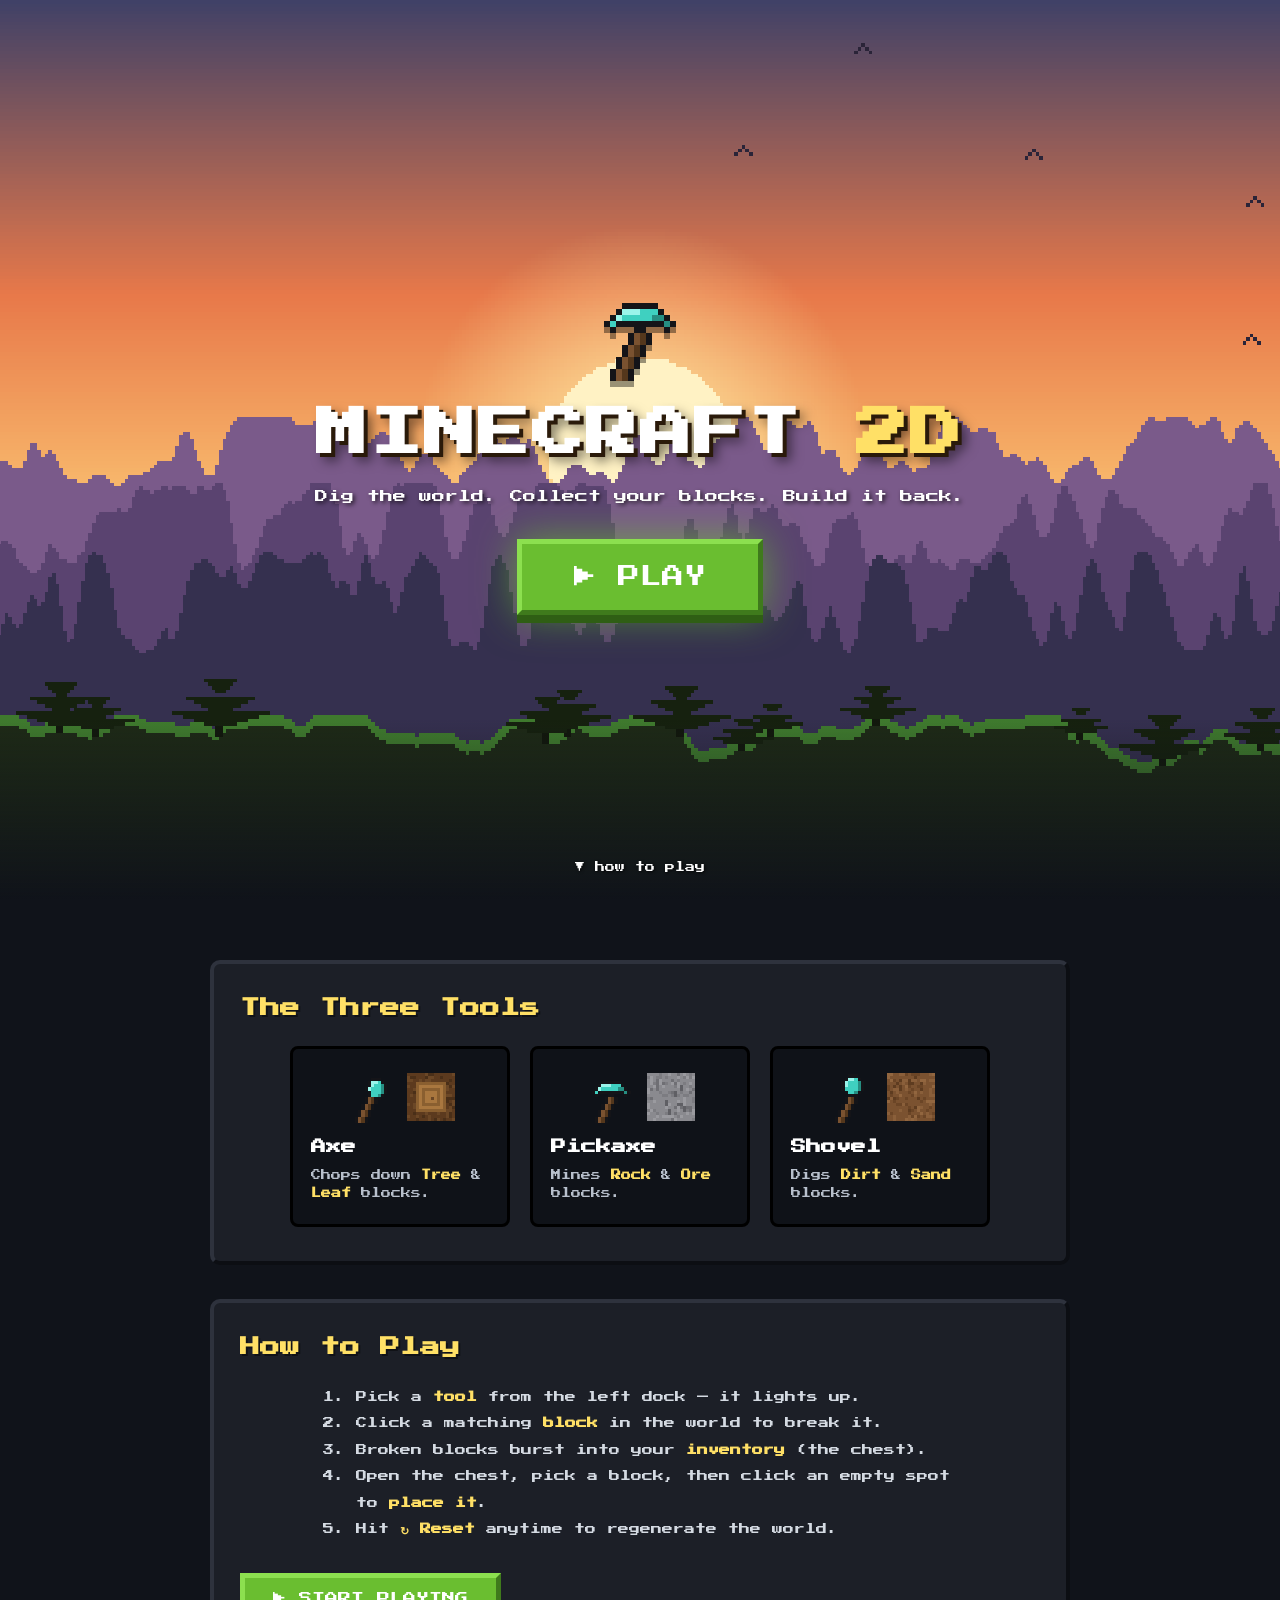
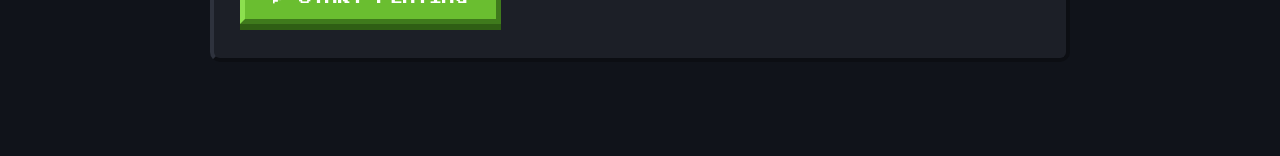
<file: index.html>
<!DOCTYPE html>
<html lang="en">
<head>
  <meta charset="UTF-8">
  <meta name="viewport" content="width=device-width, initial-scale=1.0">
  <title>Minecraft 2D</title>
  <link rel="stylesheet" href="style.css">
</head>
<body class="landing-body">

  <!-- HERO / TITLE SCREEN -->
 <header class="hero" id="hero">
    <div class="hero-parallax" id="heroBg"></div>
    <div class="hero-fade"></div>

    <div class="hero-content">
      <img src="assets/textures/tool-pickaxe.png" alt="" class="hero-icon">
      <h1 class="logo">MINECRAFT <span>2D</span></h1>
      <p class="tagline">Dig the world. Collect your blocks. Build it back.</p>
      <a href="game.html" class="play-btn">▶ PLAY</a>
    </div>

    <div class="scroll-hint">▼ how to play</div>
  </header>

  <!-- TUTORIAL -->
  <main class="tutorial">

    <section class="guide">
      <h2>The Three Tools</h2>
      <div class="cards">
        <div class="card">
          <div class="card-icons">
            <img src="assets/textures/tool-axe.png" alt="Axe">
            <div class="tile tile-tree"></div>
          </div>
          <h3>Axe</h3>
          <p>Chops down <strong>Tree</strong> &amp; <strong>Leaf</strong> blocks.</p>
        </div>

        <div class="card">
          <div class="card-icons">
            <img src="assets/textures/tool-pickaxe.png" alt="Pickaxe">
            <div class="tile tile-rock"></div>
          </div>
          <h3>Pickaxe</h3>
          <p>Mines <strong>Rock</strong> &amp; <strong>Ore</strong> blocks.</p>
        </div>

        <div class="card">
          <div class="card-icons">
            <img src="assets/textures/tool-shovel.png" alt="Shovel">
            <div class="tile tile-dirt"></div>
          </div>
          <h3>Shovel</h3>
          <p>Digs <strong>Dirt</strong> &amp; <strong>Sand</strong> blocks.</p>
        </div>
      </div>
    </section>

    <section class="guide">
      <h2>How to Play</h2>
      <ol class="steps">
        <li>Pick a <strong>tool</strong> from the left dock — it lights up.</li>
        <li>Click a matching <strong>block</strong> in the world to break it.</li>
        <li>Broken blocks burst into your <strong>inventory</strong> (the chest).</li>
        <li>Open the chest, pick a block, then click an empty spot to <strong>place it</strong>.</li>
        <li>Hit <strong>↻ Reset</strong> anytime to regenerate the world.</li>
      </ol>
      <a href="game.html" class="play-btn small">▶ START PLAYING</a>
    </section>

  </main>
    <script>
    const bg = document.getElementById('heroBg');
    const hero = document.getElementById('hero');
    hero.addEventListener('mousemove', (e) => {
      const x = (e.clientX / window.innerWidth - 0.5) * 30;   // max 30px drift
      const y = (e.clientY / window.innerHeight - 0.5) * 20;
      bg.style.transform = `translate(${x}px, ${y}px) scale(1.06)`;
    });
    hero.addEventListener('mouseleave', () => {
      bg.style.transform = 'translate(0,0) scale(1.06)';
    });
  </script>
</body>
</html>
</file>
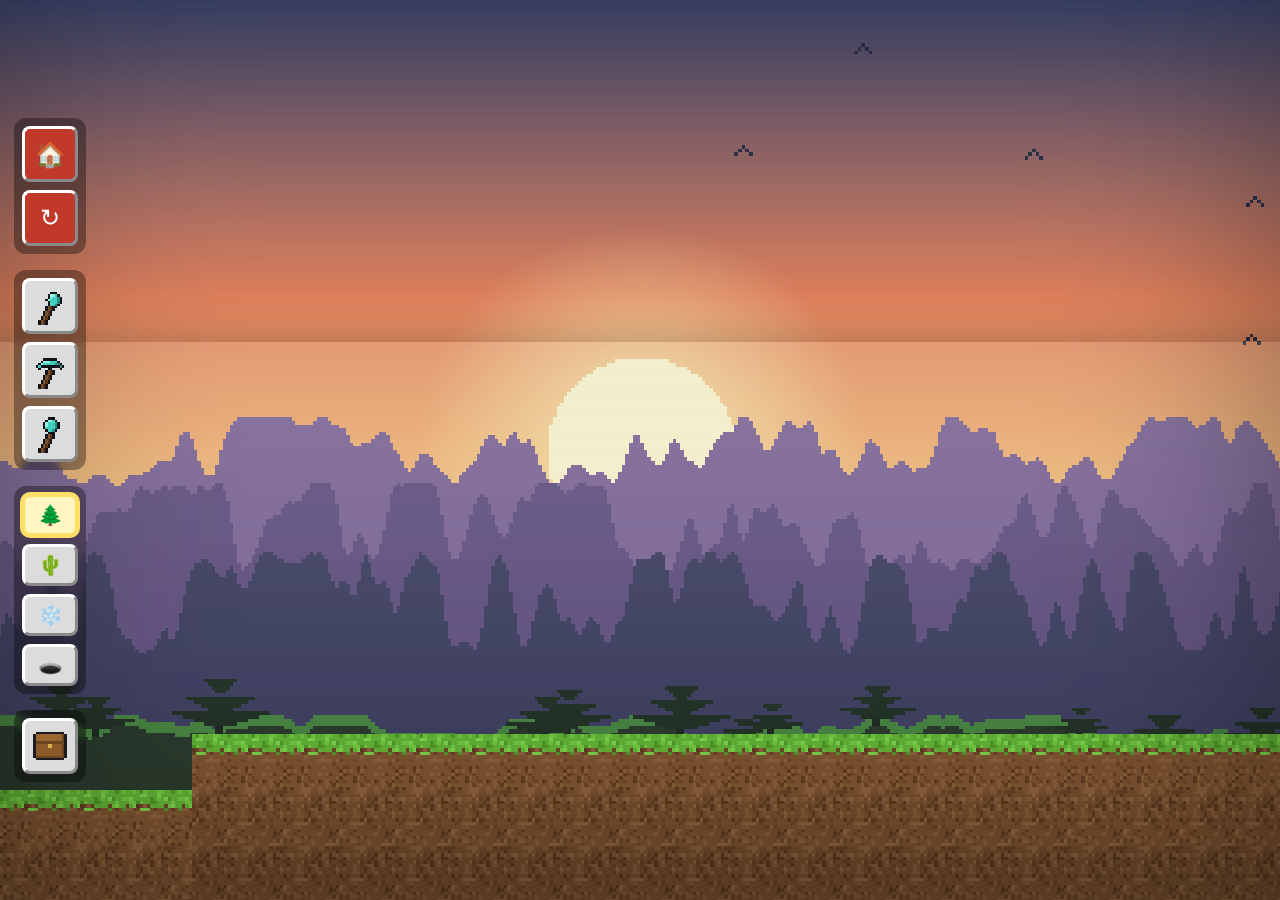
<file: game.html>
<!DOCTYPE html>
<html lang="en">
<head>
  <meta charset="UTF-8">
  <meta name="viewport" content="width=device-width, initial-scale=1.0">
  <title>Minecraft 2D</title>
  <link rel="stylesheet" href="style.css">
</head>
<body class="game-body">

  <div id="game-screen">

    <!-- LEFT DOCK: controls float over the world -->
    <aside id="dock">
      <div class="dock-group">
        <a href="index.html" class="dock-btn system" title="Home">🏠</a>
        <button id="reset-btn" class="dock-btn system" title="Reset World">↻</button>
      </div>

      <div class="dock-group">
        <div class="tool dock-btn" data-tool="axe" title="Axe — chops trees">
          <img src="assets/textures/tool-axe.png" alt="Axe">
        </div>
        <div class="tool dock-btn" data-tool="pickaxe" title="Pickaxe — mines rock & ore">
          <img src="assets/textures/tool-pickaxe.png" alt="Pickaxe">
        </div>
        <div class="tool dock-btn" data-tool="shovel" title="Shovel — digs dirt & sand">
          <img src="assets/textures/tool-shovel.png" alt="Shovel">
        </div>
      </div>

      <!-- ▼▼▼ NEW: biome switcher ▼▼▼ -->
      <div class="dock-group">
        <button class="biome-btn selected" data-biome="forest" title="Forest">🌲</button>
        <button class="biome-btn" data-biome="desert" title="Desert">🌵</button>
        <button class="biome-btn" data-biome="snow" title="Snow">❄️</button>
        <button class="biome-btn" data-biome="cave" title="Cave">🕳️</button>
      </div>
      <!-- ▲▲▲ NEW ▲▲▲ -->

      <div class="dock-group">
        <div id="inv-toggle" class="dock-btn" title="Inventory">
          <img src="assets/textures/tool-chest.png" alt="Inventory">
        </div>
      </div>
    </aside>

    <!-- WORLD: fills the screen -->
    <main id="world-wrap">
      <div id="game-bg"></div>
      <div id="world"></div>
    </main>

    <!-- INVENTORY PANEL: toggled by the chest -->
    <div id="inventory" class="hidden">
      <h3>Inventory</h3>
      <div id="inventory-items"></div>
    </div>

  </div>

  <script src="script.js"></script>
</body>
</html>
</file>
<file: style.css>
@import url('https://fonts.googleapis.com/css2?family=Press+Start+2P&display=swap');

:root {
  --tile-size: 56px;
  --world-cols: 20;
  --panel: #3a3a3a;
  --panel-dark: #1e1e1e;
  --panel-light: #5a5a5a;
}

* { box-sizing: border-box; margin: 0; padding: 0; }

html, body { height: 100%; overflow: hidden; }

.game-body { font-family: 'Press Start 2P', monospace; color: #fff; }

#game-screen { position: relative; width: 100vw; height: 100vh; }

/* ---------- SKY / WORLD REGION ---------- */
#world-wrap {
  position: absolute;
  inset: 0;
  background: linear-gradient(#5aa9f0 0%, #7ec0ff 45%, #a9d6ff 100%);
  overflow: auto;
  display: flex;
  align-items: flex-start;
  justify-content: center;
  pointer-events: auto;
}

#world-wrap::after {
  content: '';
  position: fixed;
  inset: 0;
  pointer-events: none;
  box-shadow: inset 0 0 220px rgba(0,0,0,0.38);
  z-index: 40;
}

/* ---------- PARALLAX BACKGROUND ---------- */
#game-bg {
  position: fixed;
  inset: -40px;
  background: url('assets/textures/landing-bg.png') center/cover no-repeat;
  image-rendering: pixelated;
  z-index: 0;
  opacity: 0.9;
  pointer-events: none;
  transition: transform 0.3s ease-out;
}

/* ---------- TILE GRID ---------- */
#world {
  display: grid;
  grid-template-columns: repeat(var(--world-cols), var(--tile-size));
  margin-top: 38vh;
  box-shadow: 0 -4px 30px rgba(0,0,0,0.2);
  position: relative;
  z-index: 1;
}

#world::before {
  content: '';
  position: absolute;
  inset: 0;
  background: linear-gradient(rgba(255,255,240,0.12), transparent 40%);
  pointer-events: none;
  z-index: 5;
}

/* ---------- TILES ---------- */
.tile {
  width: var(--tile-size);
  height: var(--tile-size);
  background-size: 100% 100%;
  image-rendering: -moz-crisp-edges;
  image-rendering: -webkit-crisp-edges;
  image-rendering: pixelated;
  image-rendering: crisp-edges;
  cursor: pointer;
  position: relative;
  transition: filter 0.08s;
}

.tile:hover { filter: brightness(1.18); z-index: 2; }

.tile-grass  { background-image: url('assets/textures/grass.png'); }
.tile-dirt   { background-image: url('assets/textures/dirt.png'); }
.tile-rock   { background-image: url('assets/textures/stone.png'); }
.tile-tree   { background-image: url('assets/textures/wood.png'); }
.tile-leaves { background-image: url('assets/textures/leaves.png'); }
.tile-sand   { background-image: url('assets/textures/sand.png'); }
.tile-water  { background-image: url('assets/textures/water.png'); }
.tile-ore    { background-image: url('assets/textures/ore.png'); }
.tile-sky    { background: transparent; }
.tile-cave   { background-image: url('assets/textures/empty.png'); }
.tile-snow   { background-image: url('assets/textures/snow.png'); }
.tile-ice    { background-image: url('assets/textures/ice.png'); }
.tile-cactus { background-image: url('assets/textures/cactus.png'); }

/* depth-lighting overlay */
.tile::after {
  content: '';
  position: absolute;
  inset: 0;
  background: #000;
  opacity: var(--shade, 0);
  pointer-events: none;
  transition: opacity 0.2s;
}

/* mining crack overlay */
.tile.mining::before {
  content: '';
  position: absolute;
  inset: 0;
  background-size: 100% 100%;
  image-rendering: pixelated;
  pointer-events: none;
  z-index: 3;
}
.tile.crack-1::before { background-image: url('assets/textures/crack1.png'); }
.tile.crack-2::before { background-image: url('assets/textures/crack2.png'); }
.tile.crack-3::before { background-image: url('assets/textures/crack3.png'); }
.tile.crack-4::before { background-image: url('assets/textures/crack4.png'); }

/* ---------- FLOATING DOCK ---------- */
#dock {
  position: fixed;
  left: 14px;
  top: 50%;
  transform: translateY(-50%);
  z-index: 100;
  display: flex;
  flex-direction: column;
  gap: 16px;
}

.dock-group {
  display: flex;
  flex-direction: column;
  gap: 8px;
  background: rgba(0,0,0,0.35);
  padding: 8px;
  border-radius: 12px;
  backdrop-filter: blur(4px);
}

.dock-btn {
  width: 56px;
  height: 56px;
  display: flex;
  align-items: center;
  justify-content: center;
  background: #dcdcdc;
  border-top: 3px solid #ffffff;
  border-left: 3px solid #ffffff;
  border-right: 3px solid #8a8a8a;
  border-bottom: 3px solid #8a8a8a;
  border-radius: 8px;
  cursor: pointer;
  transition: transform 0.08s, box-shadow 0.08s;
  text-decoration: none;
  font-size: 22px;
}

.dock-btn img { width: 38px; height: 38px; image-rendering: pixelated; }
.dock-btn:hover { transform: translateY(-2px); box-shadow: 0 4px 12px rgba(0,0,0,0.35); }
.dock-btn:active { transform: translateY(1px); }

.dock-btn.system { background: #c0392b; color: #fff; font-size: 24px; }
.dock-btn.system:hover { background: #e74c3c; }

.tool.selected {
  background: #fff6c2;
  border-color: #ffe066;
  box-shadow: 0 0 0 3px #ffe066, 0 0 18px #ffe066;
}

/* ---------- BIOME BUTTONS ---------- */
.biome-btn {
  width: 56px; height: 42px;
  font-size: 20px;
  background: #dcdcdc;
  border-top: 3px solid #fff;
  border-left: 3px solid #fff;
  border-right: 3px solid #8a8a8a;
  border-bottom: 3px solid #8a8a8a;
  border-radius: 8px;
  cursor: pointer;
  transition: transform 0.08s;
}
.biome-btn:hover { transform: translateY(-2px); }
.biome-btn.selected { background: #fff6c2; border-color: #ffe066; box-shadow: 0 0 0 2px #ffe066; }

/* ---------- INVENTORY PANEL ---------- */
#inventory {
  position: fixed;
  left: 90px;
  bottom: 20px;
  z-index: 60;
  background: var(--panel);
  border-top: 4px solid var(--panel-light);
  border-left: 4px solid var(--panel-light);
  border-right: 4px solid var(--panel-dark);
  border-bottom: 4px solid var(--panel-dark);
  border-radius: 8px;
  padding: 16px;
  max-width: 420px;
  transition: opacity 0.2s, transform 0.2s;
}

#inventory.hidden {
  opacity: 0;
  transform: translateY(20px);
  pointer-events: none;
}

#inventory h3 { font-size: 12px; margin-bottom: 14px; }

#inventory-items {
  display: flex;
  flex-wrap: wrap;
  gap: 8px;
  min-height: 48px;
}

.inv-slot {
  position: relative;
  cursor: pointer;
  background: var(--panel-dark);
  border-top: 3px solid #0d0d0d;
  border-left: 3px solid #0d0d0d;
  border-right: 3px solid var(--panel-light);
  border-bottom: 3px solid var(--panel-light);
  padding: 3px;
}

.inv-slot .tile { width: 40px; height: 40px; cursor: pointer; }
.inv-slot.selected { box-shadow: 0 0 0 2px #ffe066, 0 0 12px #ffe066; }

.inv-badge {
  position: absolute;
  bottom: -2px; right: -2px;
  background: #000; color: #fff;
  font-size: 9px;
  min-width: 16px; height: 16px; line-height: 16px;
  text-align: center; padding: 0 3px;
}

/* ---------- ANIMATIONS ---------- */
@keyframes shake {
  0%,100% { transform: translateX(0); }
  25% { transform: translateX(-4px); }
  75% { transform: translateX(4px); }
}
.shake { animation: shake 0.3s; }

.particle {
  position: fixed;
  width: 6px;
  height: 6px;
  pointer-events: none;
  z-index: 100;
  image-rendering: pixelated;
  animation: particle-fly 0.6s ease-out forwards;
}
@keyframes particle-fly {
  0%   { transform: translate(0, 0) scale(1); opacity: 1; }
  100% { transform: translate(var(--dx), var(--dy)) scale(0.3); opacity: 0; }
}

@keyframes break-pop {
  0%   { transform: scale(1); filter: brightness(2); }
  100% { transform: scale(0.6); opacity: 0; }
}
.breaking { animation: break-pop 0.09s ease-out forwards; z-index: 3; }

@keyframes screen-shake {
  0%,100% { transform: translate(0,0); }
  25% { transform: translate(-3px, 2px); }
  50% { transform: translate(3px, -2px); }
  75% { transform: translate(-2px, -3px); }
}
.shaking { animation: screen-shake 0.2s; }

/* ==================================================================
   LANDING PAGE  (scoped to .landing-body so it can't touch the game)
   ================================================================== */
.landing-body {
  height: auto;
  overflow-y: auto;
  background: #10131a;
  color: #fff;
  font-family: 'Press Start 2P', monospace;
}

.landing-body .hero {
  position: relative;
  height: 100vh;
  min-height: 600px;
  display: flex;
  flex-direction: column;
  align-items: center;
  justify-content: center;
  text-align: center;
  overflow: hidden;
}

.landing-body .hero-parallax {
  position: absolute;
  inset: -40px;
  background: url('assets/textures/landing-bg.png') center/cover no-repeat;
  image-rendering: pixelated;
  transition: transform 0.2s ease-out;
  will-change: transform;
}

.landing-body .hero-fade {
  position: absolute;
  left: 0; right: 0; bottom: 0;
  height: 180px;
  background: linear-gradient(transparent, #10131a);
  z-index: 2;
}

.landing-body .hero-content {
  position: relative;
  z-index: 3;
  animation: rise 1s ease-out;
}

@keyframes rise {
  from { opacity: 0; transform: translateY(40px); }
  to   { opacity: 1; transform: translateY(0); }
}

.landing-body .hero-icon {
  width: 96px; height: 96px;
  image-rendering: pixelated;
  margin-bottom: 20px;
  filter: drop-shadow(0 6px 0 rgba(0,0,0,0.4));
  animation: bob 2.6s ease-in-out infinite;
}

@keyframes bob {
  0%,100% { transform: translateY(0) rotate(-6deg); }
  50%     { transform: translateY(-14px) rotate(6deg); }
}

.landing-body .logo {
  font-size: 52px;
  line-height: 1.3;
  color: #fff;
  text-shadow: 4px 4px 0 #2a1a0a, 8px 8px 12px rgba(0,0,0,0.5);
  letter-spacing: 2px;
}
.landing-body .logo span { color: #ffe066; }

.landing-body .tagline {
  font-size: 13px;
  margin: 22px 0 36px;
  color: #fff;
  text-shadow: 2px 2px 4px rgba(0,0,0,0.7);
}

.landing-body .play-btn {
  display: inline-block;
  background: #6abe30;
  color: #fff;
  text-decoration: none;
  font-family: 'Press Start 2P', monospace;
  font-size: 22px;
  padding: 22px 52px;
  border-top: 5px solid #8ce04f;
  border-left: 5px solid #8ce04f;
  border-right: 5px solid #3f7a1c;
  border-bottom: 5px solid #3f7a1c;
  box-shadow: 0 8px 0 #2f5e14, 0 0 40px rgba(106,190,48,0.7);
  animation: pulse 1.8s ease-in-out infinite;
  transition: transform 0.08s;
}
.landing-body .play-btn.small { font-size: 13px; padding: 14px 28px; animation: none; box-shadow: 0 6px 0 #2f5e14; }
.landing-body .play-btn:hover { transform: translateY(-2px); }
.landing-body .play-btn:active { transform: translateY(4px); box-shadow: 0 2px 0 #2f5e14; }

@keyframes pulse {
  0%,100% { box-shadow: 0 8px 0 #2f5e14, 0 0 30px rgba(106,190,48,0.5); }
  50%     { box-shadow: 0 8px 0 #2f5e14, 0 0 55px rgba(106,190,48,0.95); }
}

.landing-body .scroll-hint {
  position: absolute;
  bottom: 28px; left: 50%;
  transform: translateX(-50%);
  font-size: 10px;
  color: #fff;
  text-shadow: 1px 1px 3px rgba(0,0,0,0.8);
  z-index: 3;
  animation: bob-hint 1.6s ease-in-out infinite;
}
@keyframes bob-hint {
  0%,100% { transform: translateX(-50%) translateY(0); }
  50%     { transform: translateX(-50%) translateY(6px); }
}

.landing-body .tutorial { max-width: 900px; margin: 0 auto; padding: 60px 20px; }

.landing-body .guide {
  background: #1c1f27;
  border-top: 4px solid #2e323d;
  border-left: 4px solid #2e323d;
  border-right: 4px solid #0c0e13;
  border-bottom: 4px solid #0c0e13;
  border-radius: 10px;
  padding: 34px 26px;
  margin-bottom: 34px;
}

.landing-body .guide h2 {
  font-size: 20px;
  margin-bottom: 28px;
  color: #ffe066;
  text-shadow: 2px 2px 0 rgba(0,0,0,0.4);
}

.landing-body .cards {
  display: flex;
  gap: 20px;
  justify-content: center;
  flex-wrap: wrap;
}

.landing-body .card {
  background: #0f1218;
  border: 3px solid #000;
  border-radius: 8px;
  padding: 22px 18px;
  width: 220px;
}

.landing-body .card-icons {
  display: flex;
  align-items: center;
  justify-content: center;
  gap: 10px;
  margin-bottom: 16px;
}
.landing-body .card-icons img {
  width: 52px; height: 52px; image-rendering: pixelated;
}
.landing-body .card-icons .tile {
  width: 48px; height: 48px; cursor: default;
}

.landing-body .card h3 { font-size: 15px; margin-bottom: 12px; color: #fff; }
.landing-body .card p  { font-size: 10px; line-height: 1.8; color: #b8c0cc; }
.landing-body .card strong { color: #ffe066; }

.landing-body .steps {
  text-align: left;
  max-width: 620px;
  margin: 0 auto 30px;
  font-size: 11px;
  line-height: 2.4;
  padding-left: 26px;
  color: #d4dae2;
}
.landing-body .steps strong { color: #ffe066; }
</file>
